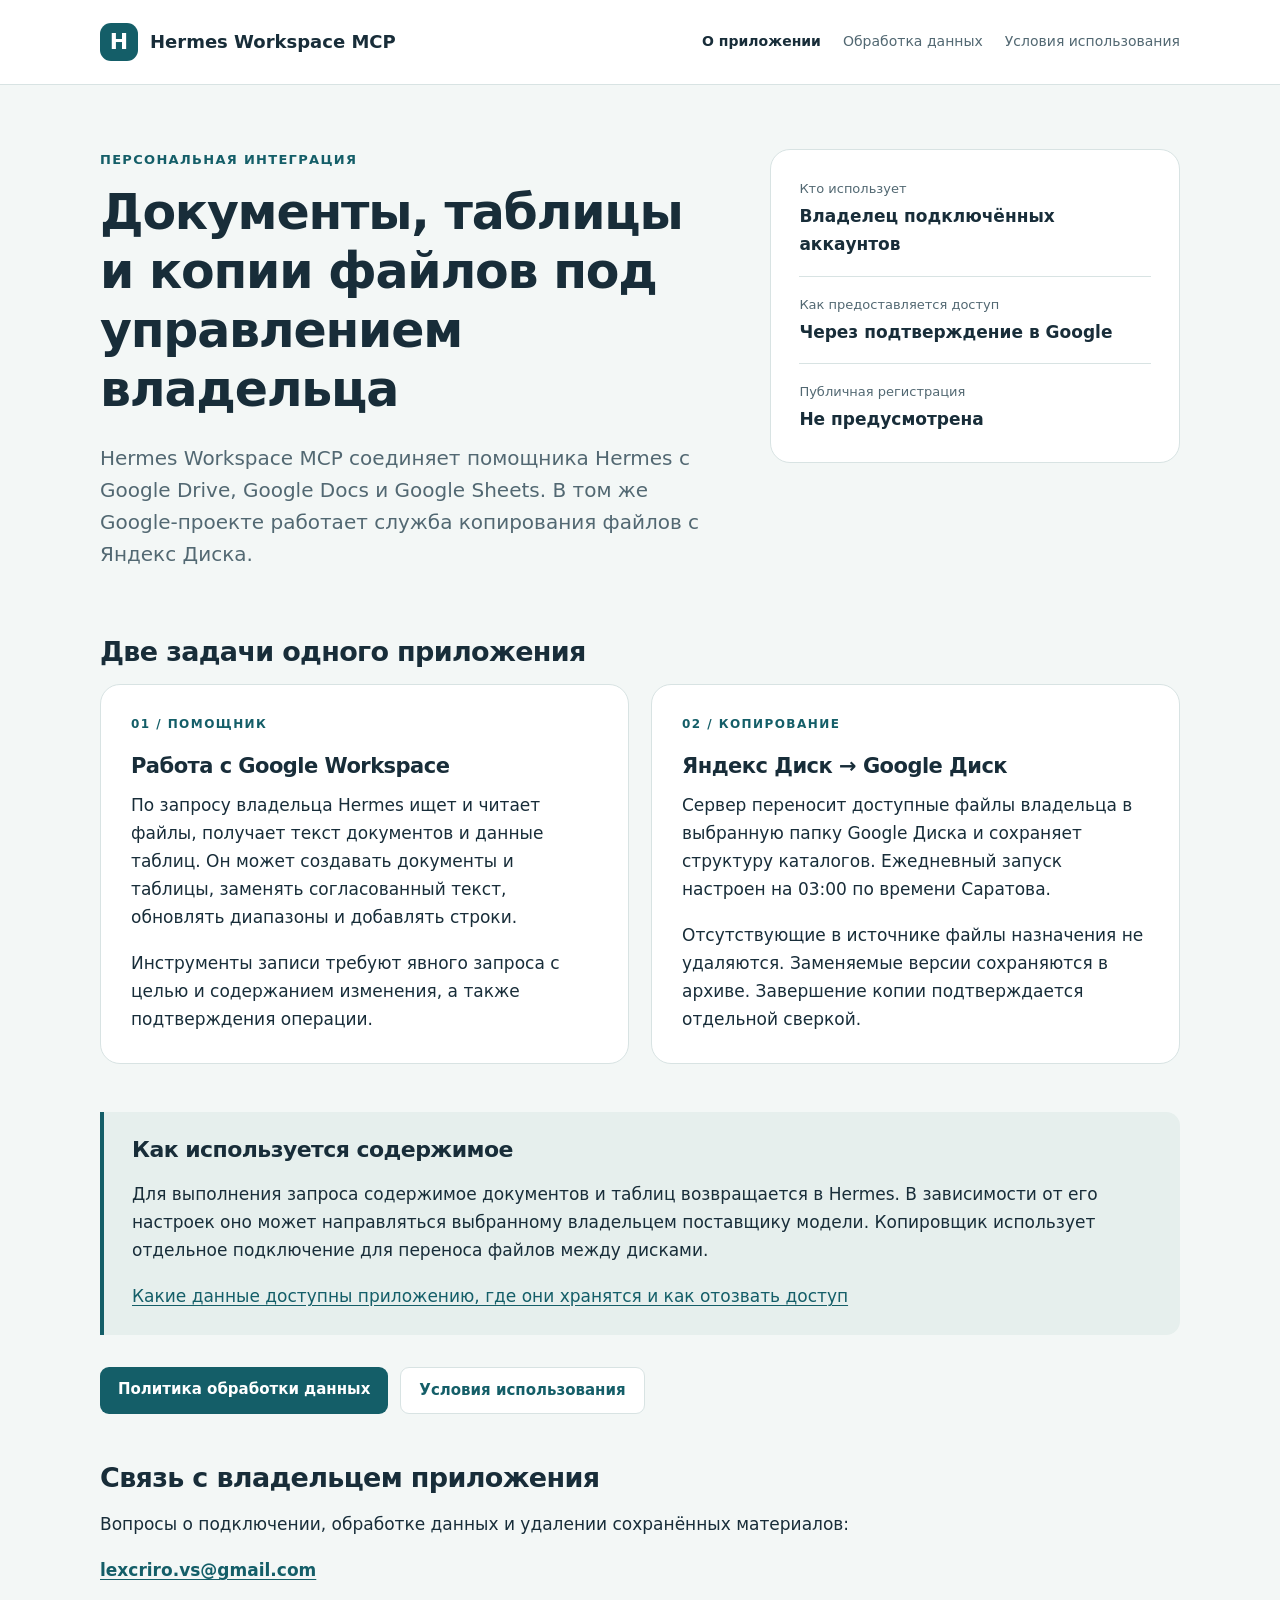
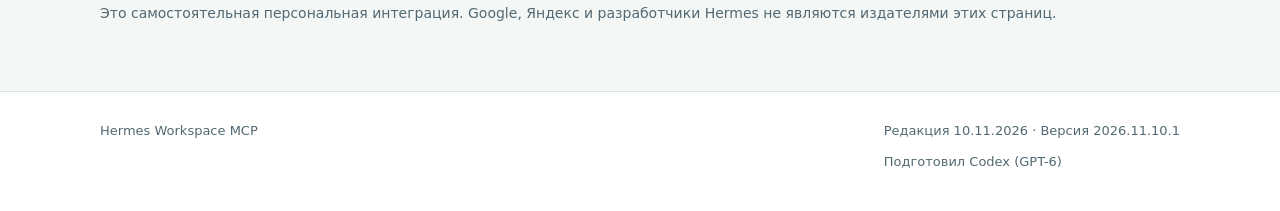
<file: docs/index.html>
<!doctype html>
<html lang="ru">
<head>
  <meta charset="utf-8">
  <meta name="viewport" content="width=device-width, initial-scale=1">
  <meta name="description" content="Hermes Workspace MCP — персональная интеграция для работы с Google Drive, Docs и Sheets и резервного копирования файлов владельца.">
  <title>Hermes Workspace MCP — о приложении</title>
  <link rel="stylesheet" href="style.css">
</head>
<body>
<a class="skip" href="#content">Перейти к содержимому</a>
<header class="site-header"><div class="wrap header-inner">
  <a class="brand" href="index.html"><span class="brand-mark" aria-hidden="true">H</span><span>Hermes Workspace MCP</span></a>
  <nav class="nav" aria-label="Основная навигация"><a href="index.html" aria-current="page">О приложении</a><a href="privacy.html">Обработка данных</a><a href="terms.html">Условия использования</a></nav>
</div></header>
<main id="content" class="wrap">
  <section class="hero" aria-labelledby="page-title">
    <div>
      
      <p class="eyebrow">Персональная интеграция</p>
      <h1 id="page-title">Документы, таблицы и&nbsp;копии файлов под управлением владельца</h1>
      <p class="lead">Hermes Workspace MCP соединяет помощника Hermes с Google Drive, Google Docs и Google Sheets. В том же Google-проекте работает служба копирования файлов с Яндекс Диска.</p>
    </div>
    <aside class="summary" aria-label="Кратко о приложении">
      <dl>
        <div><dt>Кто использует</dt><dd>Владелец подключённых аккаунтов</dd></div>
        <div><dt>Как предоставляется доступ</dt><dd>Через подтверждение в Google</dd></div>
        <div><dt>Публичная регистрация</dt><dd>Не предусмотрена</dd></div>
      </dl>
    </aside>
  </section>
  <section class="section" aria-labelledby="features-title">
    <h2 id="features-title">Две задачи одного приложения</h2>
    <div class="cards">
      <article class="card">
        <span class="card-number">01 / ПОМОЩНИК</span>
        <h3>Работа с Google Workspace</h3>
        <p>По запросу владельца Hermes ищет и читает файлы, получает текст документов и данные таблиц. Он может создавать документы и таблицы, заменять согласованный текст, обновлять диапазоны и добавлять строки.</p>
        <p>Инструменты записи требуют явного запроса с целью и содержанием изменения, а также подтверждения операции.</p>
      </article>
      <article class="card">
        <span class="card-number">02 / КОПИРОВАНИЕ</span>
        <h3>Яндекс Диск → Google Диск</h3>
        <p>Сервер переносит доступные файлы владельца в выбранную папку Google Диска и сохраняет структуру каталогов. Ежедневный запуск настроен на 03:00 по времени Саратова.</p>
        <p>Отсутствующие в источнике файлы назначения не удаляются. Заменяемые версии сохраняются в архиве. Завершение копии подтверждается отдельной сверкой.</p>
      </article>
    </div>
  </section>
  <section class="section" aria-labelledby="data-title">
    <div class="notice">
      <h2 id="data-title">Как используется содержимое</h2>
      <p>Для выполнения запроса содержимое документов и таблиц возвращается в Hermes. В зависимости от его настроек оно может направляться выбранному владельцем поставщику модели. Копировщик использует отдельное подключение для переноса файлов между дисками.</p>
      <p><a href="privacy.html">Какие данные доступны приложению, где они хранятся и как отозвать доступ</a></p>
    </div>
    <div class="links"><a class="button-link" href="privacy.html">Политика обработки данных</a><a class="button-link secondary" href="terms.html">Условия использования</a></div>
  </section>
  <section class="section" aria-labelledby="contact-title">
    <h2 id="contact-title">Связь с владельцем приложения</h2>
    <p>Вопросы о подключении, обработке данных и удалении сохранённых материалов:</p>
    <p><a class="contact" href="mailto:lexcriro.vs@gmail.com">lexcriro.vs@gmail.com</a></p>
    <p class="fine">Это самостоятельная персональная интеграция. Google, Яндекс и разработчики Hermes не являются издателями этих страниц.</p>
  </section>
</main>
<footer class="site-footer"><div class="wrap footer-row"><div><p>Hermes Workspace MCP</p></div><div><p>Редакция 10.11.2026 · Версия 2026.11.10.1</p><p>Подготовил Codex (GPT-6)</p></div></div></footer>
</body>
</html>
</file>
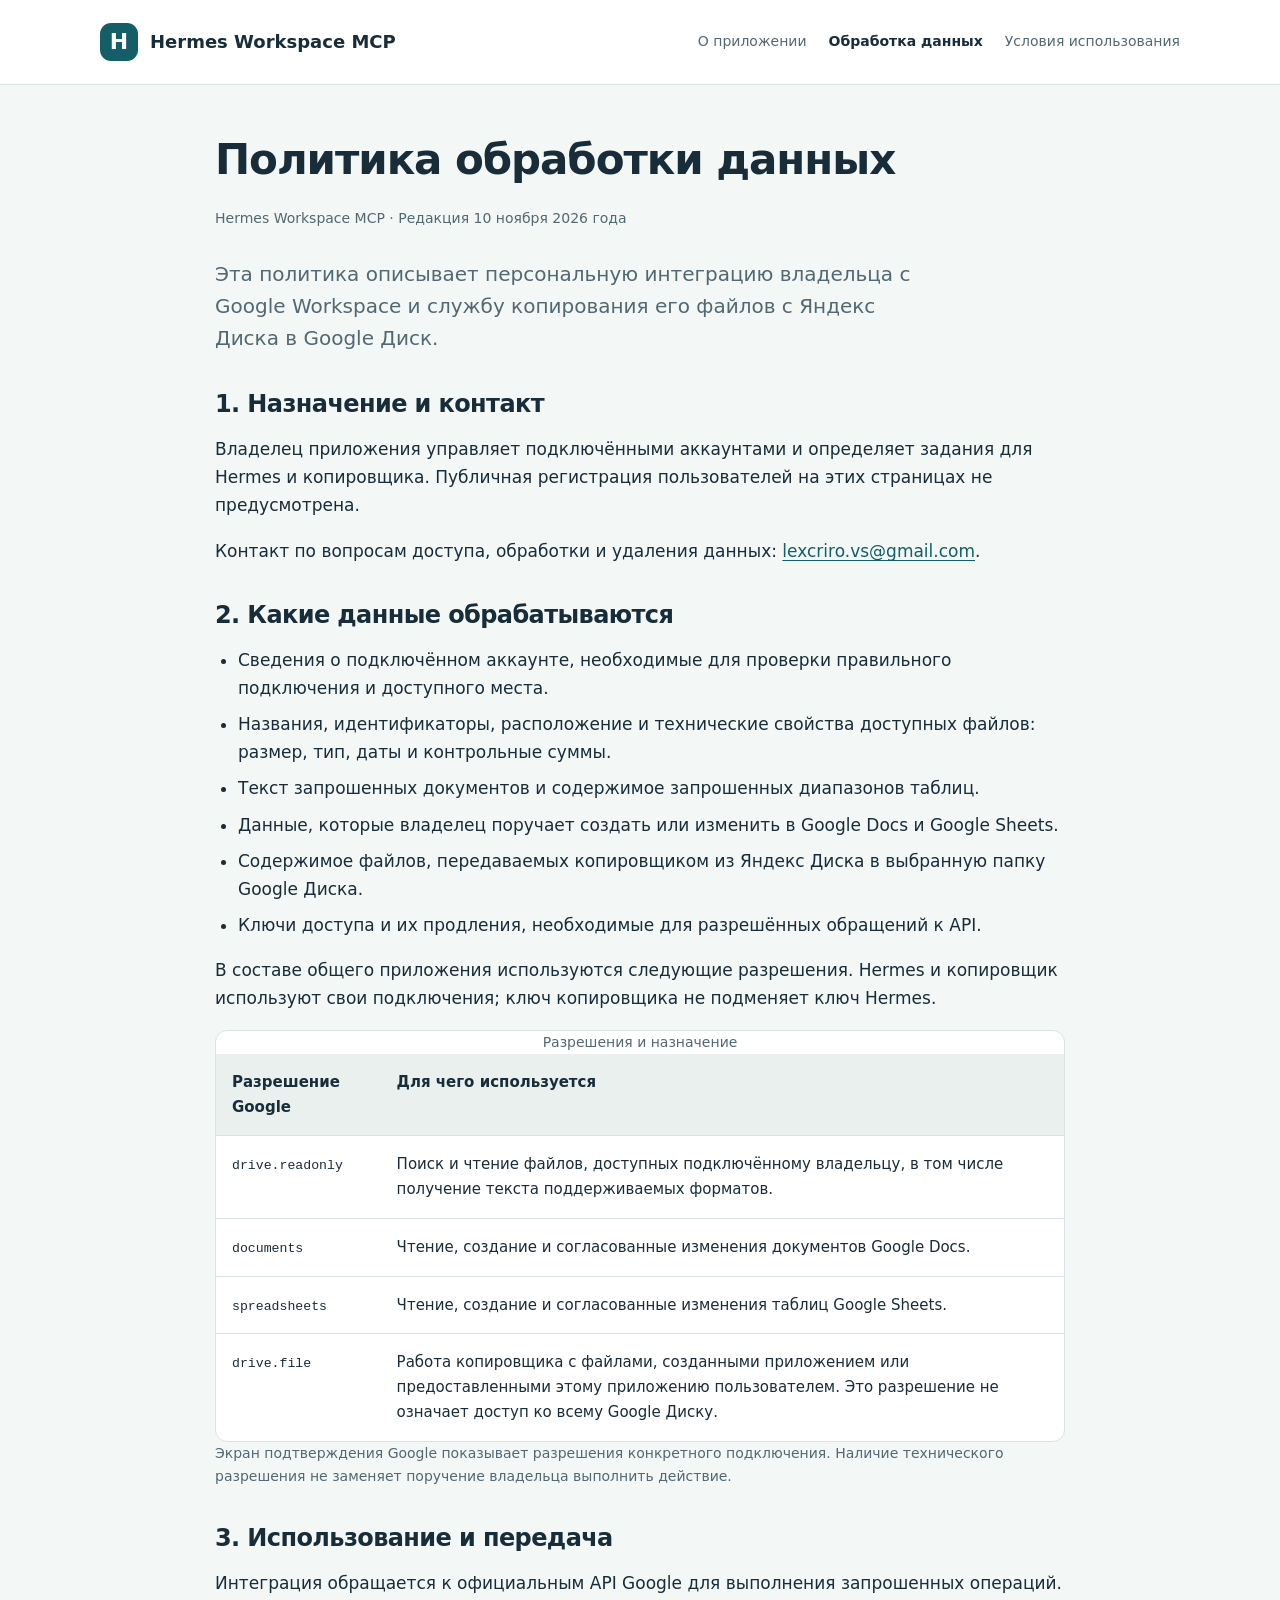
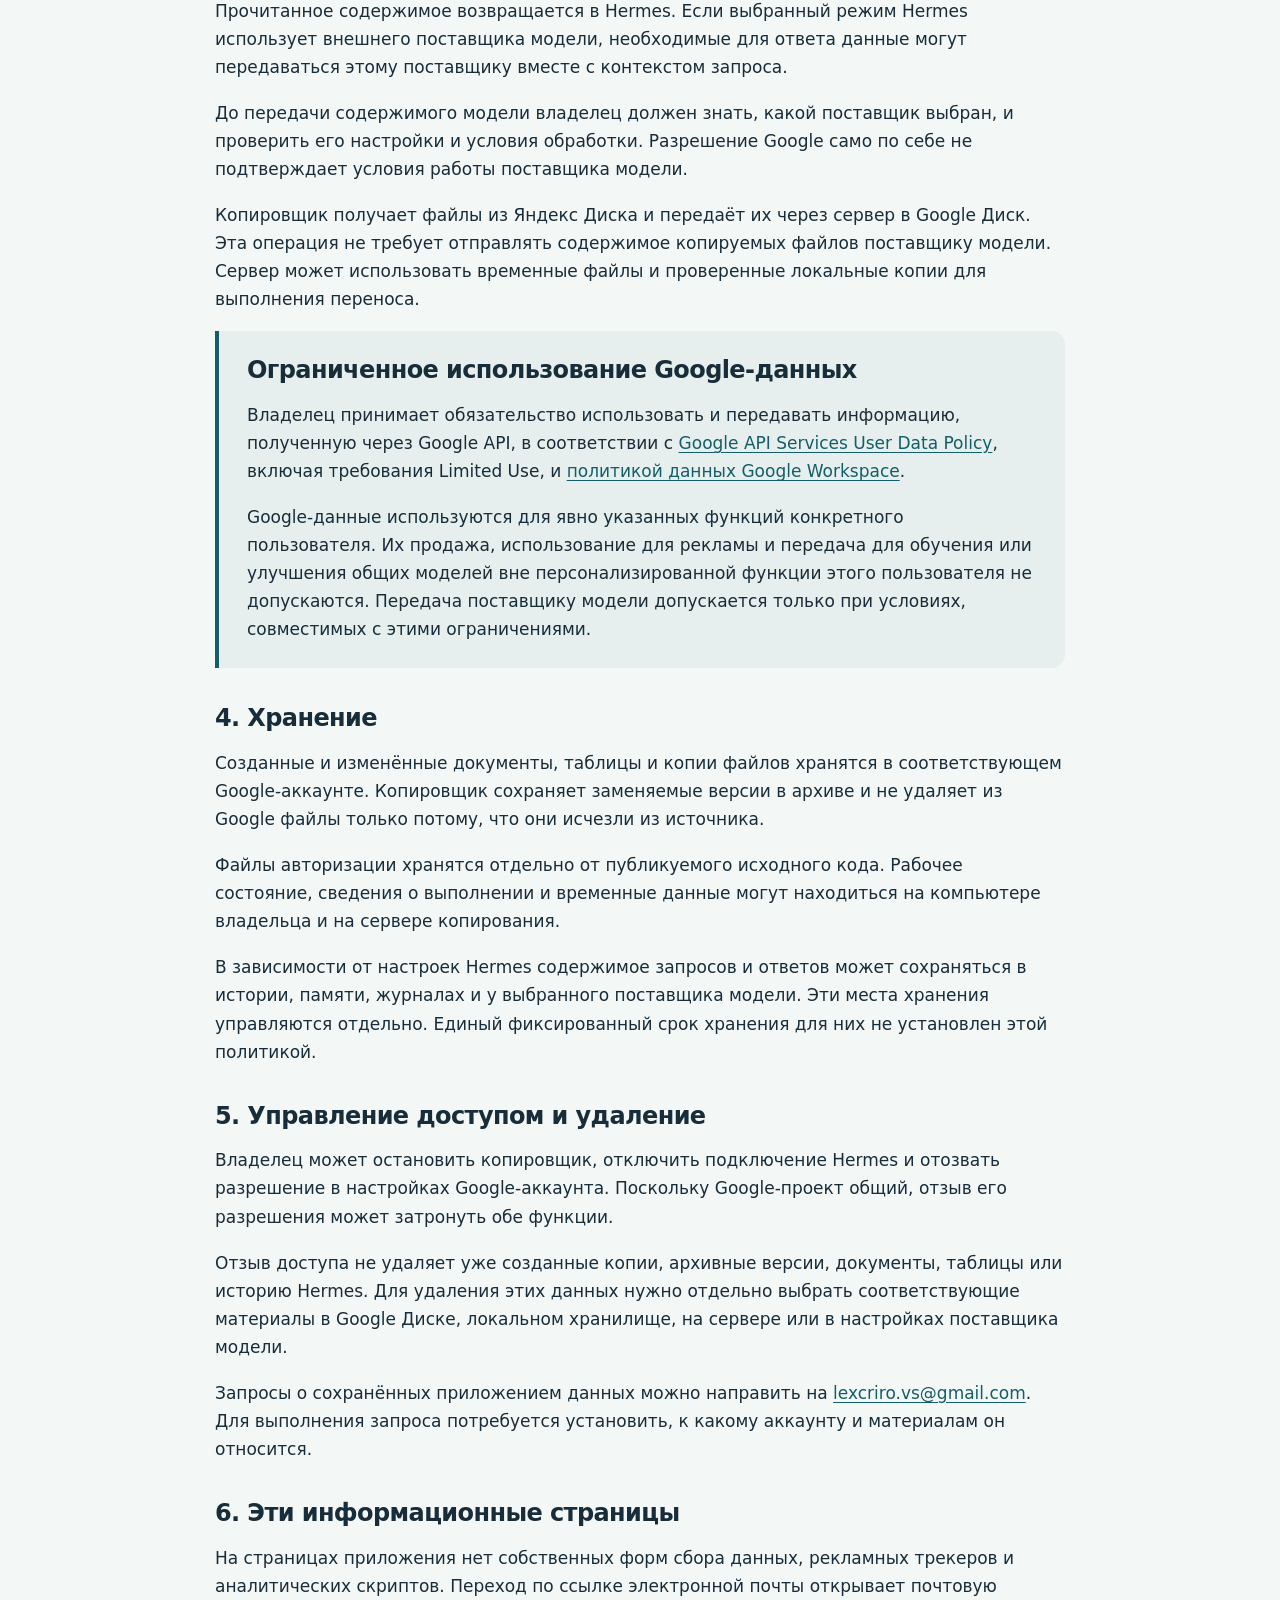
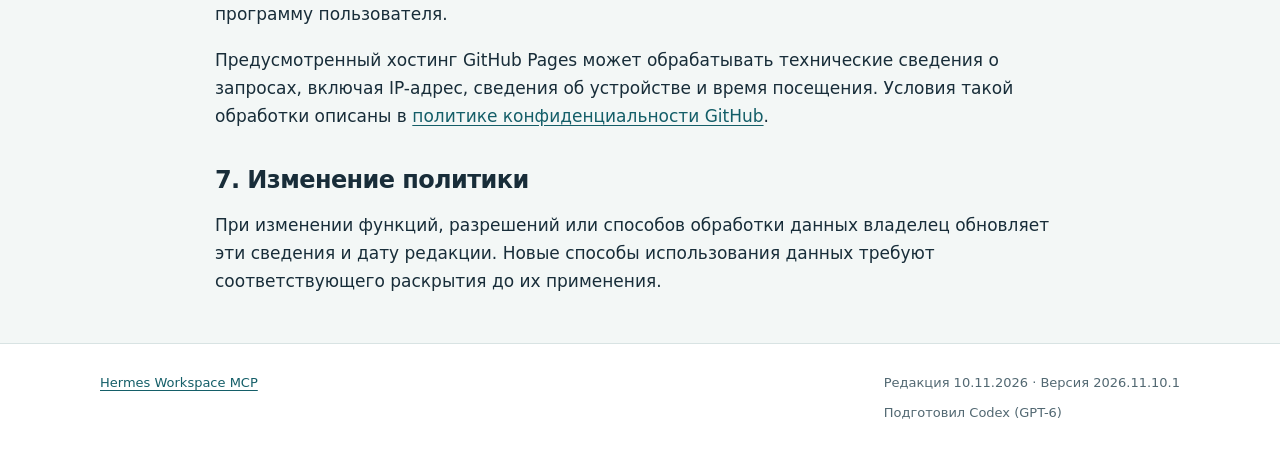
<file: docs/privacy.html>
<!doctype html>
<html lang="ru">
<head>
  <meta charset="utf-8">
  <meta name="viewport" content="width=device-width, initial-scale=1">
  <meta name="description" content="Политика обработки данных персональной интеграции Hermes Workspace MCP: Google Workspace, передача в Hermes и резервное копирование.">
  <title>Обработка данных — Hermes Workspace MCP</title>
  <link rel="stylesheet" href="style.css">
</head>
<body>
<a class="skip" href="#content">Перейти к содержимому</a>
<header class="site-header"><div class="wrap header-inner">
  <a class="brand" href="index.html"><span class="brand-mark" aria-hidden="true">H</span><span>Hermes Workspace MCP</span></a>
  <nav class="nav" aria-label="Основная навигация"><a href="index.html">О приложении</a><a href="privacy.html" aria-current="page">Обработка данных</a><a href="terms.html">Условия использования</a></nav>
</div></header>
<main id="content" class="wrap article">
  
  <h1>Политика обработки данных</h1>
  <p class="meta">Hermes Workspace MCP · Редакция 10 ноября 2026 года</p>
  <p class="lead">Эта политика описывает персональную интеграцию владельца с Google Workspace и службу копирования его файлов с Яндекс Диска в Google Диск.</p>
  <section aria-labelledby="owner-title">
    <h2 id="owner-title">1. Назначение и контакт</h2>
    <p>Владелец приложения управляет подключёнными аккаунтами и определяет задания для Hermes и копировщика. Публичная регистрация пользователей на этих страницах не предусмотрена.</p>
    <p>Контакт по вопросам доступа, обработки и удаления данных: <a href="mailto:lexcriro.vs@gmail.com">lexcriro.vs@gmail.com</a>.</p>
  </section>
  <section aria-labelledby="access-title">
    <h2 id="access-title">2. Какие данные обрабатываются</h2>
    <ul>
      <li>Сведения о подключённом аккаунте, необходимые для проверки правильного подключения и доступного места.</li>
      <li>Названия, идентификаторы, расположение и технические свойства доступных файлов: размер, тип, даты и контрольные суммы.</li>
      <li>Текст запрошенных документов и содержимое запрошенных диапазонов таблиц.</li>
      <li>Данные, которые владелец поручает создать или изменить в Google Docs и Google Sheets.</li>
      <li>Содержимое файлов, передаваемых копировщиком из Яндекс Диска в выбранную папку Google Диска.</li>
      <li>Ключи доступа и их продления, необходимые для разрешённых обращений к API.</li>
    </ul>
    <p>В составе общего приложения используются следующие разрешения. Hermes и копировщик используют свои подключения; ключ копировщика не подменяет ключ Hermes.</p>
    <div class="table-wrap"><table><caption class="fine">Разрешения и назначение</caption><thead><tr><th scope="col">Разрешение Google</th><th scope="col">Для чего используется</th></tr></thead><tbody>
      <tr><td><code>drive.readonly</code></td><td>Поиск и чтение файлов, доступных подключённому владельцу, в том числе получение текста поддерживаемых форматов.</td></tr>
      <tr><td><code>documents</code></td><td>Чтение, создание и согласованные изменения документов Google Docs.</td></tr>
      <tr><td><code>spreadsheets</code></td><td>Чтение, создание и согласованные изменения таблиц Google Sheets.</td></tr>
      <tr><td><code>drive.file</code></td><td>Работа копировщика с файлами, созданными приложением или предоставленными этому приложению пользователем. Это разрешение не означает доступ ко всему Google Диску.</td></tr>
    </tbody></table></div>
    <p class="fine">Экран подтверждения Google показывает разрешения конкретного подключения. Наличие технического разрешения не заменяет поручение владельца выполнить действие.</p>
  </section>
  <section aria-labelledby="use-title">
    <h2 id="use-title">3. Использование и передача</h2>
    <p>Интеграция обращается к официальным API Google для выполнения запрошенных операций. Прочитанное содержимое возвращается в Hermes. Если выбранный режим Hermes использует внешнего поставщика модели, необходимые для ответа данные могут передаваться этому поставщику вместе с контекстом запроса.</p>
    <p>До передачи содержимого модели владелец должен знать, какой поставщик выбран, и проверить его настройки и условия обработки. Разрешение Google само по себе не подтверждает условия работы поставщика модели.</p>
    <p>Копировщик получает файлы из Яндекс Диска и передаёт их через сервер в Google Диск. Эта операция не требует отправлять содержимое копируемых файлов поставщику модели. Сервер может использовать временные файлы и проверенные локальные копии для выполнения переноса.</p>
    <div class="notice">
      <h2>Ограниченное использование Google-данных</h2>
      <p>Владелец принимает обязательство использовать и передавать информацию, полученную через Google API, в соответствии с <a href="https://developers.google.com/terms/api-services-user-data-policy">Google API Services User Data Policy</a>, включая требования Limited Use, и <a href="https://developers.google.com/workspace/workspace-api-user-data-developer-policy">политикой данных Google Workspace</a>.</p>
      <p>Google-данные используются для явно указанных функций конкретного пользователя. Их продажа, использование для рекламы и передача для обучения или улучшения общих моделей вне персонализированной функции этого пользователя не допускаются. Передача поставщику модели допускается только при условиях, совместимых с этими ограничениями.</p>
    </div>
  </section>
  <section aria-labelledby="storage-title">
    <h2 id="storage-title">4. Хранение</h2>
    <p>Созданные и изменённые документы, таблицы и копии файлов хранятся в соответствующем Google-аккаунте. Копировщик сохраняет заменяемые версии в архиве и не удаляет из Google файлы только потому, что они исчезли из источника.</p>
    <p>Файлы авторизации хранятся отдельно от публикуемого исходного кода. Рабочее состояние, сведения о выполнении и временные данные могут находиться на компьютере владельца и на сервере копирования.</p>
    <p>В зависимости от настроек Hermes содержимое запросов и ответов может сохраняться в истории, памяти, журналах и у выбранного поставщика модели. Эти места хранения управляются отдельно. Единый фиксированный срок хранения для них не установлен этой политикой.</p>
  </section>
  <section aria-labelledby="control-title">
    <h2 id="control-title">5. Управление доступом и удаление</h2>
    <p>Владелец может остановить копировщик, отключить подключение Hermes и отозвать разрешение в настройках Google-аккаунта. Поскольку Google-проект общий, отзыв его разрешения может затронуть обе функции.</p>
    <p>Отзыв доступа не удаляет уже созданные копии, архивные версии, документы, таблицы или историю Hermes. Для удаления этих данных нужно отдельно выбрать соответствующие материалы в Google Диске, локальном хранилище, на сервере или в настройках поставщика модели.</p>
    <p>Запросы о сохранённых приложением данных можно направить на <a href="mailto:lexcriro.vs@gmail.com">lexcriro.vs@gmail.com</a>. Для выполнения запроса потребуется установить, к какому аккаунту и материалам он относится.</p>
  </section>
  <section aria-labelledby="website-title">
    <h2 id="website-title">6. Эти информационные страницы</h2>
    <p>На страницах приложения нет собственных форм сбора данных, рекламных трекеров и аналитических скриптов. Переход по ссылке электронной почты открывает почтовую программу пользователя.</p>
    <p>Предусмотренный хостинг GitHub Pages может обрабатывать технические сведения о запросах, включая IP-адрес, сведения об устройстве и время посещения. Условия такой обработки описаны в <a href="https://docs.github.com/en/site-policy/privacy-policies/github-general-privacy-statement">политике конфиденциальности GitHub</a>.</p>
  </section>
  <section aria-labelledby="changes-title">
    <h2 id="changes-title">7. Изменение политики</h2>
    <p>При изменении функций, разрешений или способов обработки данных владелец обновляет эти сведения и дату редакции. Новые способы использования данных требуют соответствующего раскрытия до их применения.</p>
  </section>
</main>
<footer class="site-footer"><div class="wrap footer-row"><div><p><a href="index.html">Hermes Workspace MCP</a></p></div><div><p>Редакция 10.11.2026 · Версия 2026.11.10.1</p><p>Подготовил Codex (GPT-6)</p></div></div></footer>
</body>
</html>
</file>
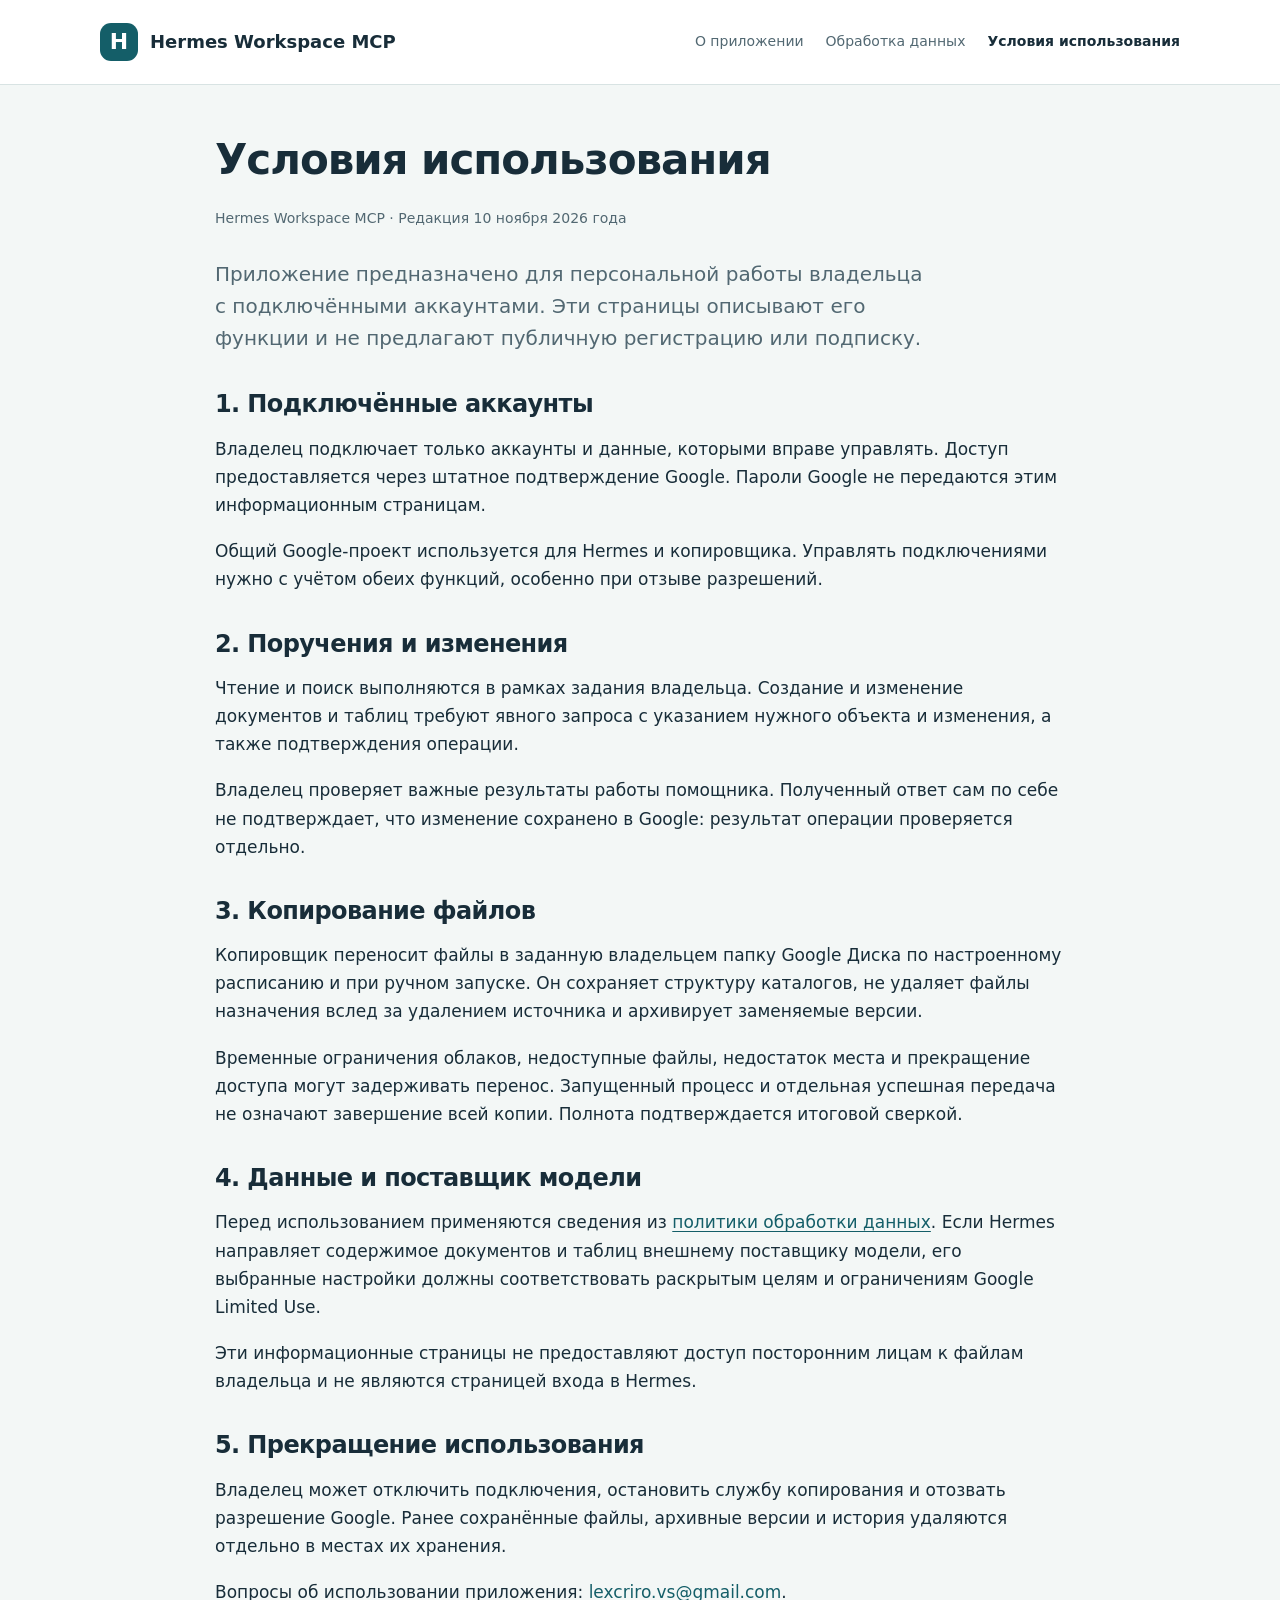
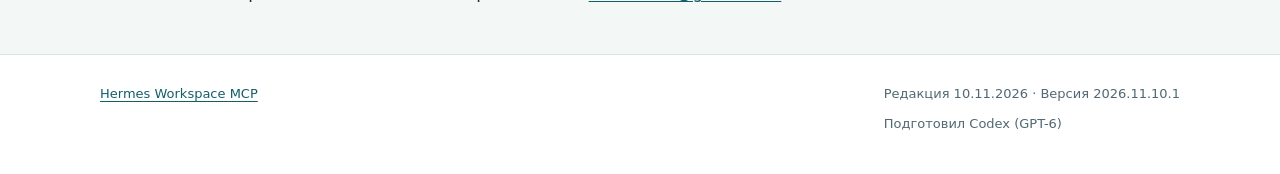
<file: docs/terms.html>
<!doctype html>
<html lang="ru">
<head>
  <meta charset="utf-8">
  <meta name="viewport" content="width=device-width, initial-scale=1">
  <meta name="description" content="Условия использования персональной интеграции Hermes Workspace MCP.">
  <title>Условия использования — Hermes Workspace MCP</title>
  <link rel="stylesheet" href="style.css">
</head>
<body>
<a class="skip" href="#content">Перейти к содержимому</a>
<header class="site-header"><div class="wrap header-inner">
  <a class="brand" href="index.html"><span class="brand-mark" aria-hidden="true">H</span><span>Hermes Workspace MCP</span></a>
  <nav class="nav" aria-label="Основная навигация"><a href="index.html">О приложении</a><a href="privacy.html">Обработка данных</a><a href="terms.html" aria-current="page">Условия использования</a></nav>
</div></header>
<main id="content" class="wrap article">
  
  <h1>Условия использования</h1>
  <p class="meta">Hermes Workspace MCP · Редакция 10 ноября 2026 года</p>
  <p class="lead">Приложение предназначено для персональной работы владельца с подключёнными аккаунтами. Эти страницы описывают его функции и не предлагают публичную регистрацию или подписку.</p>
  <section aria-labelledby="account-title">
    <h2 id="account-title">1. Подключённые аккаунты</h2>
    <p>Владелец подключает только аккаунты и данные, которыми вправе управлять. Доступ предоставляется через штатное подтверждение Google. Пароли Google не передаются этим информационным страницам.</p>
    <p>Общий Google-проект используется для Hermes и копировщика. Управлять подключениями нужно с учётом обеих функций, особенно при отзыве разрешений.</p>
  </section>
  <section aria-labelledby="actions-title">
    <h2 id="actions-title">2. Поручения и изменения</h2>
    <p>Чтение и поиск выполняются в рамках задания владельца. Создание и изменение документов и таблиц требуют явного запроса с указанием нужного объекта и изменения, а также подтверждения операции.</p>
    <p>Владелец проверяет важные результаты работы помощника. Полученный ответ сам по себе не подтверждает, что изменение сохранено в Google: результат операции проверяется отдельно.</p>
  </section>
  <section aria-labelledby="copy-title">
    <h2 id="copy-title">3. Копирование файлов</h2>
    <p>Копировщик переносит файлы в заданную владельцем папку Google Диска по настроенному расписанию и при ручном запуске. Он сохраняет структуру каталогов, не удаляет файлы назначения вслед за удалением источника и архивирует заменяемые версии.</p>
    <p>Временные ограничения облаков, недоступные файлы, недостаток места и прекращение доступа могут задерживать перенос. Запущенный процесс и отдельная успешная передача не означают завершение всей копии. Полнота подтверждается итоговой сверкой.</p>
  </section>
  <section aria-labelledby="data-title">
    <h2 id="data-title">4. Данные и поставщик модели</h2>
    <p>Перед использованием применяются сведения из <a href="privacy.html">политики обработки данных</a>. Если Hermes направляет содержимое документов и таблиц внешнему поставщику модели, его выбранные настройки должны соответствовать раскрытым целям и ограничениям Google Limited Use.</p>
    <p>Эти информационные страницы не предоставляют доступ посторонним лицам к файлам владельца и не являются страницей входа в Hermes.</p>
  </section>
  <section aria-labelledby="stop-title">
    <h2 id="stop-title">5. Прекращение использования</h2>
    <p>Владелец может отключить подключения, остановить службу копирования и отозвать разрешение Google. Ранее сохранённые файлы, архивные версии и история удаляются отдельно в местах их хранения.</p>
    <p>Вопросы об использовании приложения: <a href="mailto:lexcriro.vs@gmail.com">lexcriro.vs@gmail.com</a>.</p>
  </section>
</main>
<footer class="site-footer"><div class="wrap footer-row"><div><p><a href="index.html">Hermes Workspace MCP</a></p></div><div><p>Редакция 10.11.2026 · Версия 2026.11.10.1</p><p>Подготовил Codex (GPT-6)</p></div></div></footer>
</body>
</html>
</file>
<file: docs/style.css>
:root{color-scheme:light;--ink:#182d39;--muted:#526872;--brand:#145e68;--line:#d8e3e3;--paper:#fff;--wash:#f3f7f6;--draft:#fff5d8}
*{box-sizing:border-box}html{scroll-behavior:smooth}body{margin:0;background:var(--wash);color:var(--ink);font:17px/1.65 system-ui,-apple-system,"Segoe UI",sans-serif}a{color:var(--brand);text-underline-offset:3px}a:hover{text-decoration-thickness:2px}a:focus-visible{outline:3px solid #dd9e2e;outline-offset:5px;border-radius:3px}.wrap{width:min(1080px,calc(100% - 48px));margin:auto}.skip{position:absolute;left:24px;top:-80px;background:var(--ink);color:white;padding:8px 16px;z-index:5}.skip:focus{top:10px}.site-header{background:var(--paper);border-bottom:1px solid var(--line)}.header-inner{display:flex;align-items:center;justify-content:space-between;gap:24px;padding:23px 0}.brand{display:flex;gap:12px;align-items:center;text-decoration:none;color:var(--ink);font-size:18px;font-weight:750;line-height:1.25}.brand-mark{display:grid;place-items:center;flex:none;width:38px;height:38px;background:var(--brand);color:white;border-radius:11px;font-size:22px}.nav{display:flex;flex-wrap:wrap;gap:10px 22px;font-size:14px}.nav a{color:var(--muted);text-decoration:none}.nav a[aria-current=page]{color:var(--ink);font-weight:700}.draft{display:inline-block;background:var(--draft);color:#6a4a0a;border:1px solid #ead9a5;padding:4px 11px;border-radius:30px;font-size:12px;font-weight:700;letter-spacing:.025em;margin-bottom:20px}.hero{padding:64px 0 48px;display:grid;grid-template-columns:1.5fr 1fr;gap:56px;align-items:start}.eyebrow{color:var(--brand);font-size:13px;text-transform:uppercase;letter-spacing:.1em;font-weight:750;margin:0 0 14px}h1,h2,h3{line-height:1.2;letter-spacing:-.025em}h1{font-size:clamp(32px,4.3vw,49px);margin:0 0 22px;max-width:720px}h2{font-size:27px;margin:0 0 16px}h3{font-size:21px;margin:0 0 12px}p{margin:0 0 18px}.lead{font-size:20px;line-height:1.6;color:var(--muted);max-width:720px}.summary{background:var(--paper);border:1px solid var(--line);border-radius:20px;padding:28px}.summary dl{margin:0}.summary div+div{border-top:1px solid var(--line);padding-top:17px;margin-top:17px}.summary dt{color:var(--muted);font-size:13px;margin-bottom:3px}.summary dd{margin:0;font-size:17px;font-weight:650}.section{padding:0 0 48px}.cards{display:grid;grid-template-columns:1fr 1fr;gap:22px}.card{background:var(--paper);border:1px solid var(--line);border-radius:20px;padding:30px}.card-number{display:block;font-size:12px;letter-spacing:.12em;font-weight:700;color:var(--brand);margin-bottom:19px}.card p:last-child,.notice p:last-child{margin-bottom:0}.notice{border-left:4px solid var(--brand);background:#e6efed;border-radius:0 14px 14px 0;padding:25px 28px;margin-bottom:32px}.notice h2{font-size:22px}.links{display:flex;flex-wrap:wrap;gap:12px}.button-link{display:inline-block;background:var(--brand);color:white;padding:10px 18px;border-radius:9px;text-decoration:none;font-size:15px;font-weight:650}.button-link.secondary{background:white;color:var(--brand);border:1px solid var(--line)}.article{max-width:850px;padding:50px 0 30px}.article h1{font-size:clamp(30px,4vw,42px)}.article section{margin-top:36px}.article h2{font-size:24px}.article ul{padding-left:23px;margin-top:8px}.article li+li{margin-top:8px}.meta{color:var(--muted);font-size:14px;margin-bottom:28px}.table-wrap{overflow-x:auto;border:1px solid var(--line);border-radius:12px;background:white}table{border-collapse:collapse;width:100%;font-size:15px;min-width:570px}th,td{text-align:left;vertical-align:top;padding:16px;border-bottom:1px solid var(--line)}th{font-weight:700;background:#e9f0ee}tr:last-child td{border:0}code{font-size:.88em;overflow-wrap:anywhere}.site-footer{border-top:1px solid var(--line);background:var(--paper);padding:28px 0 30px;font-size:13px;color:var(--muted)}.footer-row{display:flex;justify-content:space-between;gap:24px;flex-wrap:wrap}.footer-row p{margin:0 0 9px}.fine{font-size:14px;color:var(--muted)}.contact{font-weight:650;overflow-wrap:anywhere}
@media(max-width:760px){.wrap{width:calc(100% - 32px)}.header-inner{align-items:flex-start;flex-direction:column;gap:17px;padding:20px 0}.nav{gap:9px 18px}.hero{grid-template-columns:1fr;gap:25px;padding:36px 0}.summary{padding:23px}.cards{grid-template-columns:1fr}.card{padding:25px}.section{padding-bottom:34px}.lead{font-size:18px}.article{padding-top:34px}.notice{padding:21px}.footer-row{gap:12px}h2{font-size:25px}}
@media(prefers-reduced-motion:reduce){html{scroll-behavior:auto}}
</file>
